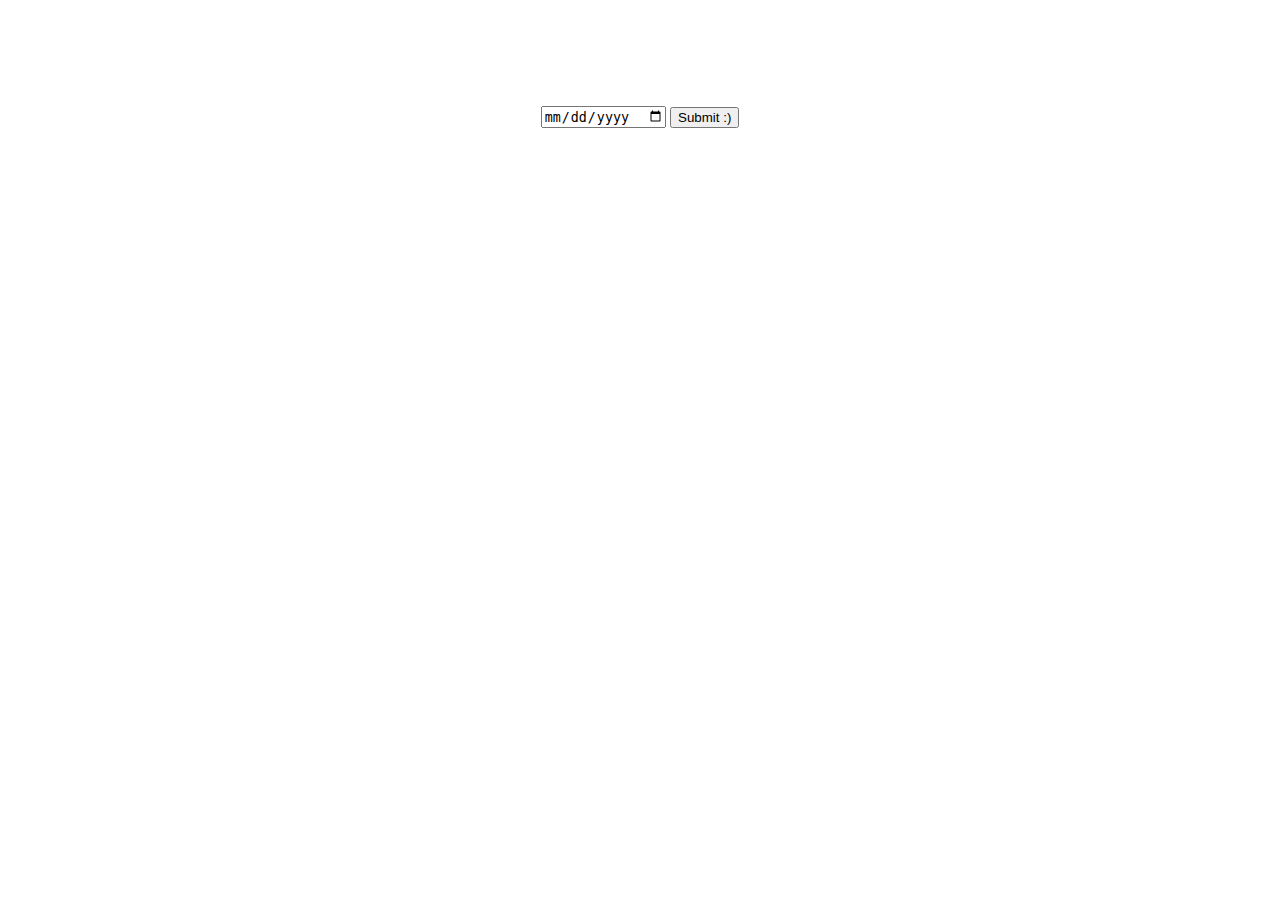
<file: index (1).html>
<!DOCTYPE html>
<html lang="en">
  <head>
    <meta charset="UTF-8" />
    <meta name="viewport" content="width=device-width, initial-scale=1.0" />
    <title>Date</title>
    <link rel="stylesheet" href="styles.css">
  </head>
  <body>
    <h1 title="choose a date">When would you like to go out?</h1>
    <form class="form-group">
      <label>Please select a date:</label>
      <div>
        <input type="date" />
        <button class="button" type="submit" formaction="index (2).html">
          Submit :)
        </button>
      </div>
    </form>
  </body>
</html>
</file>
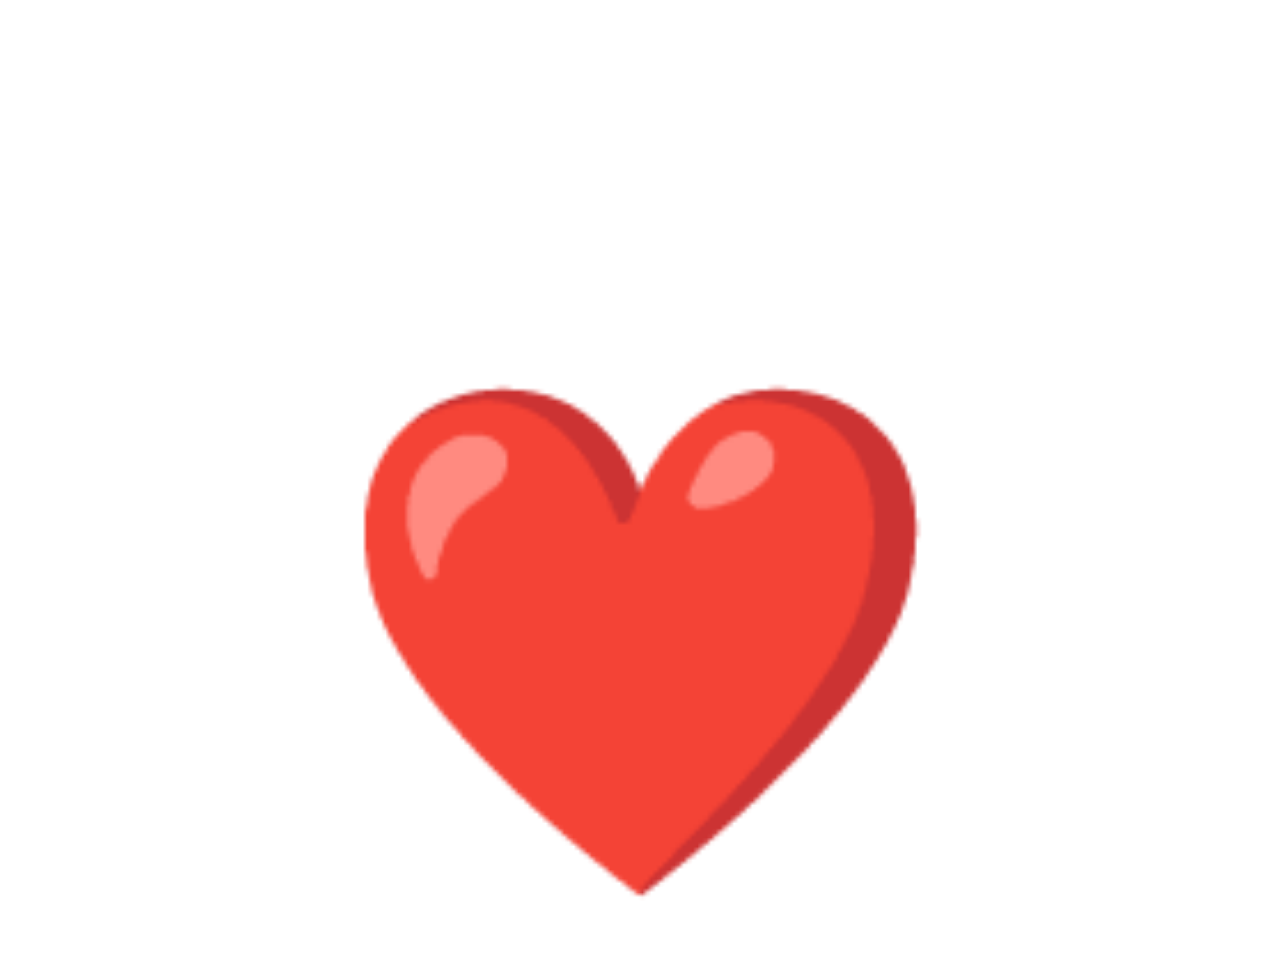
<file: index (6).html>
<!DOCTYPE html>
<html lang="en">
<head>
     <link rel="stylesheet" href="styles (5).css" />
    <meta charset="UTF-8">
    <meta name="viewport" content="width=device-width, initial-scale=1.0">
    <title>Big heart</title>
</head>
<body>
     <div> I love you!!! <br> Thank you!! </div>
    <div style="font-size: 500px;">❤️</div>
</body>
</html>
</file>
<file: styles.css>
body {
  text-align: center;
  margin-top: 30px;
  background-image : url("https://i.pinimg.com/originals/4f/2b/53/4f2b5309a2927c639a78dabb24ea67b6.jpg");
   height: 400px; /* You must set a specified height */
  background-position: center;
  color:#FFFFFF;
}

img {
  height: 400px;
  width: auto;
  padding: 10px;
}

#valentineQuestion {
  font-size: 50px;
  margin-bottom: 10px;
  color: #FFFFFF;
}
.answerButton {
  padding: 10px 20px;
  font-size: 18px;
  cursor: pointer;
  margin: 10px;
  font-family: "courier";
  margin-bottom: 20px;
  background-color: #ffe3e1;
  color: #e67373;
  border-radius: 12px;
  border: 2px solid #ffe3e1;
  box-shadow: 1px 1px 2px #ff9494;
  transition: 0.3s;
}

.answerButton:hover {
  background-color: #ff9494;
  color: #ffe3e1;
  border: 2px solid #ff9494;
  box-shadow: 1px 1px 2px #ffe3e1;
}
</file>
<file: styles (5).css>
body {
  text-align: center;
  font-family: Courier;
   background-image : url("https://i.pinimg.com/originals/4f/2b/53/4f2b5309a2927c639a78dabb24ea67b6.jpg");
  background-position: center;
  color: #FFFFFF;
font-size: 150px;
}
.title {
	color: #ff0000;
}
</file>
